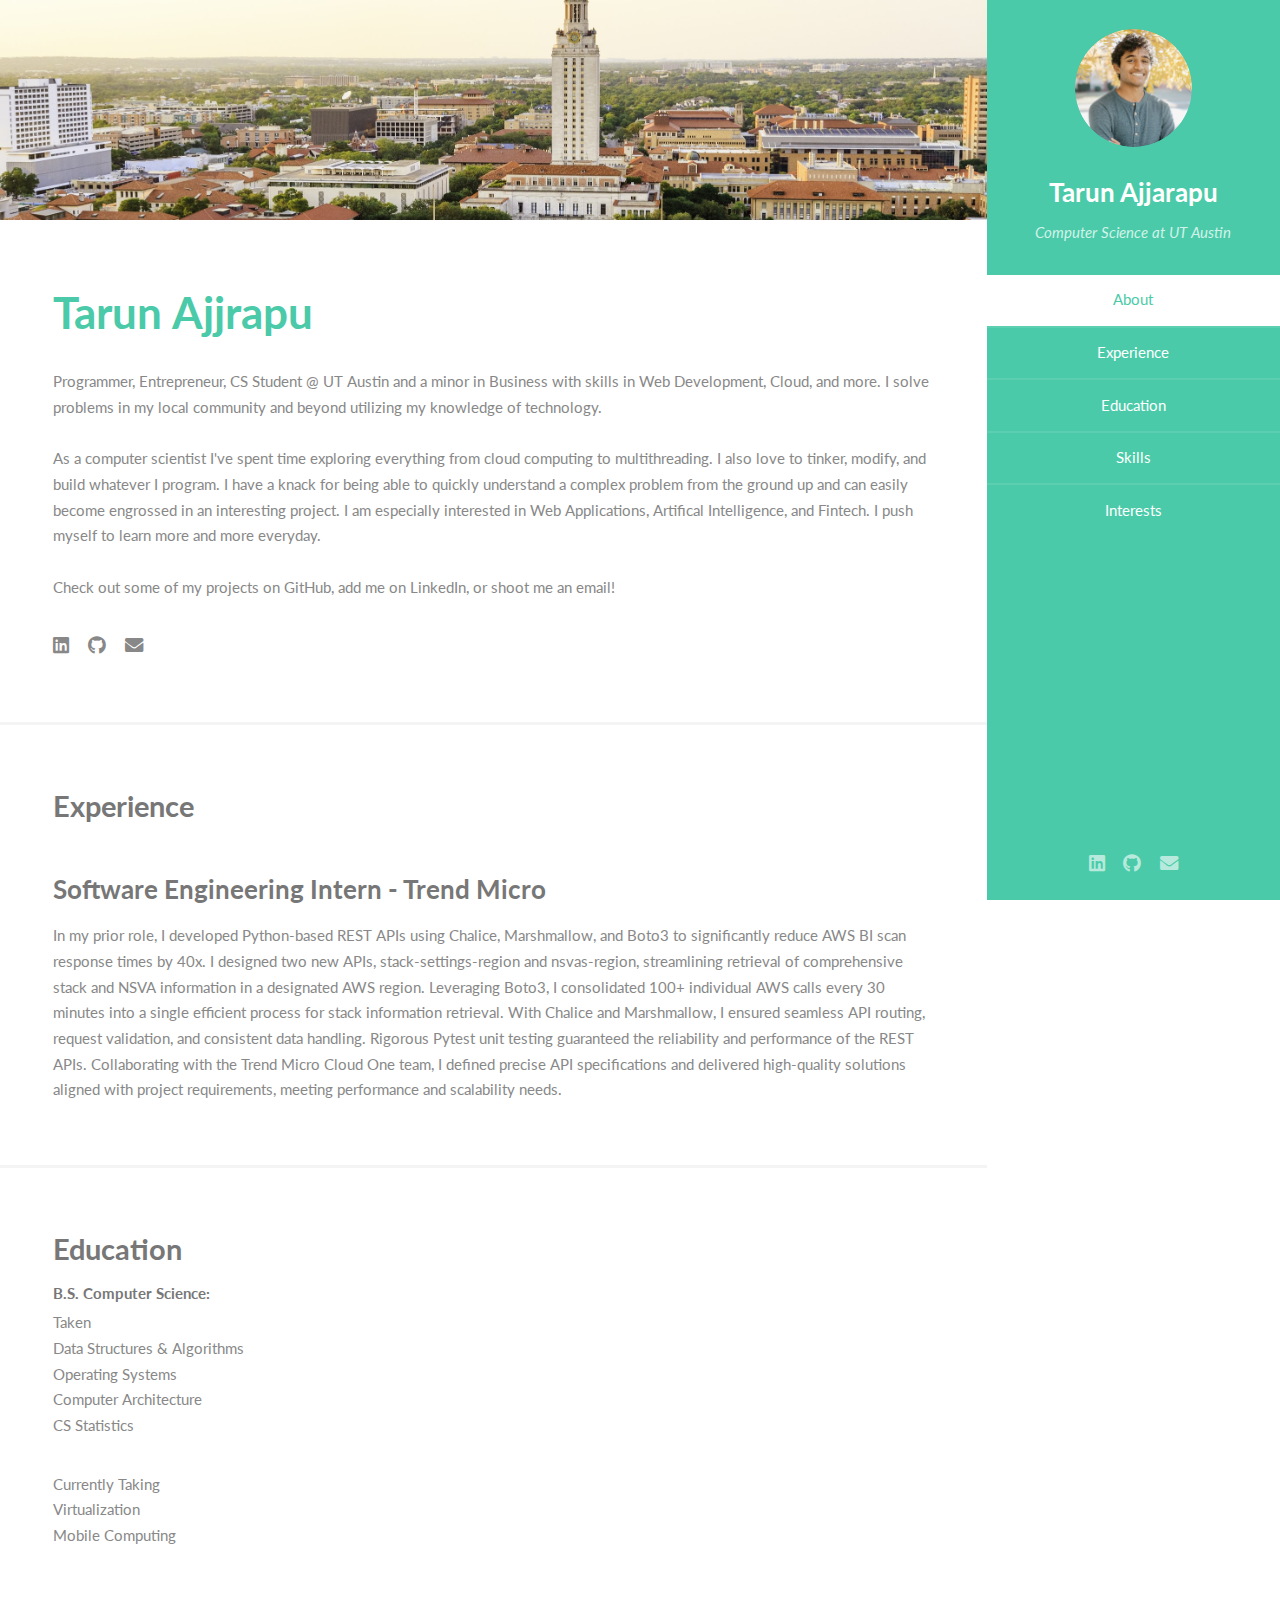
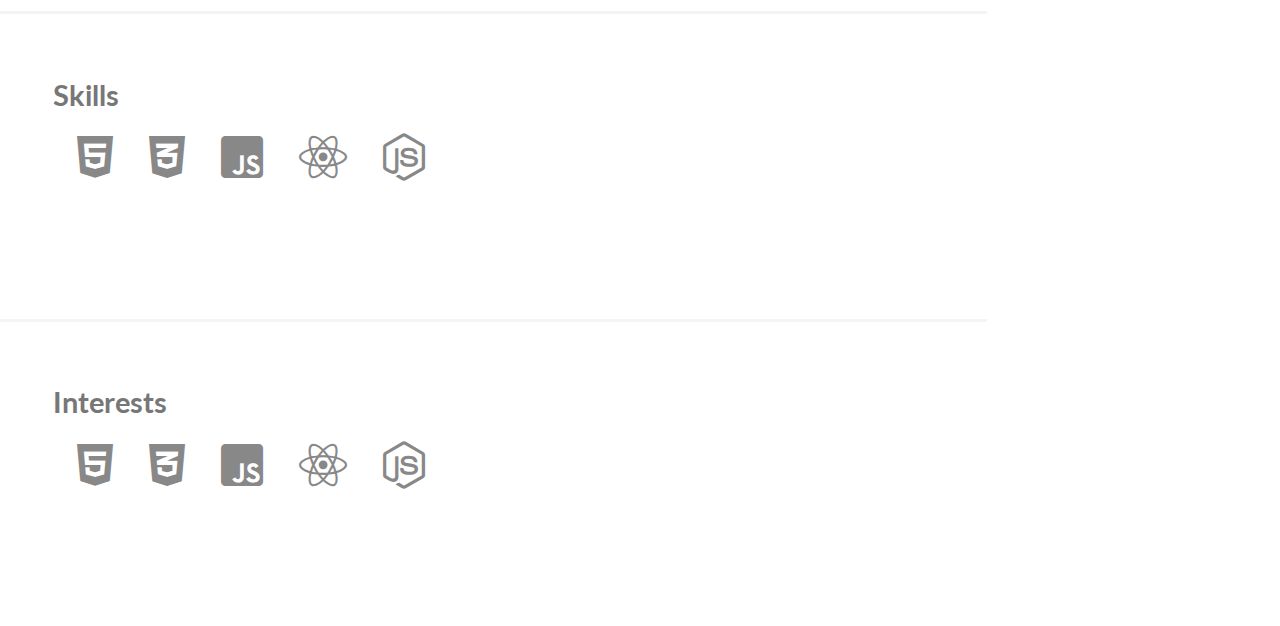
<file: html5up-read-only/index.html>
<!DOCTYPE HTML>
<html>
	<head>
		<title>Portfolio</title>
		<meta charset="utf-8" />
		<meta name="viewport" content="width=device-width, initial-scale=1, user-scalable=no" />
		<link rel="stylesheet" href="assets/css/main.css" />
	</head>
	<body class="is-preload">
			<section id="header">
				<header>
					<span class="image avatar"><img src="images/avatar.jpg" alt="" /></span>
					<h1 id="logo"><a href="#">Tarun Ajjarapu</a></h1>
					<p>Computer Science at UT Austin</p>
				</header>
				<nav id="nav">
					<ul>
						<li><a href="#one" class="active">About</a></li>
						<li><a href="#two">Experience</a></li>
						<li><a href="#three">Education</a></li>
						<li><a href="#four">Skills</a></li>
						<li><a href="#five">Interests</a></li>
					</ul>
				</nav>
				<footer>
					<ul class="icons">
						<li><a href="https://www.linkedin.com/in/tarunajj/" class="icon brands fa-linkedin"><span class="label">LinkedIn</span></a></li>
						<li><a href="https://github.com/tarunajjarapu" class="icon brands fa-github"><span class="label">Github</span></a></li>
						<li><a href="mailto: tarun.ajjarapu@utexas.edu" class="icon solid fa-envelope"><span class="label">Email</span></a></li>
					</ul>
				</footer>
			</section>
			<div id="wrapper">
					<div id="main">
							<section id="one">
								<div class="image main" data-position="center">
									<img src="images/banner.jpg" alt="" />
								</div>
								<div class="container">
									<header class="major">
										<h2>Tarun Ajjrapu</h2>
									</header>
									<p>Programmer, Entrepreneur, CS Student @ UT Austin and a minor in Business with skills in Web Development, Cloud, and more. I solve problems in my local community and beyond utilizing my knowledge of technology.</br></br>
										As a computer scientist I've spent time exploring everything from cloud computing to multithreading. I also love to tinker, modify, and build whatever I program. I have a knack for being able to quickly understand a complex problem from the ground up and can easily become engrossed in an interesting project. I am especially interested in Web Applications, Artifical Intelligence, and Fintech. I push myself to learn more and more everyday.</br></br>
										Check out some of my projects on GitHub, add me on LinkedIn, or shoot me an email!
									</p>
									<ul class="icons">
										<li><a href="https://www.linkedin.com/in/tarunajj/" class="icon brands fa-linkedin"><span class="label">LinkedIn</span></a></li>
										<li><a href="https://github.com/tarunajjarapu" class="icon brands fa-github"><span class="label">Github</span></a></li>
										<li><a href="mailto: tarun.ajjarapu@utexas.edu" class="icon solid fa-envelope"><span class="label">Email</span></a></li>
									</ul>
								</div>
							</section>
							<section id="two">
								<div class="container">
									<h2>Experience</h2> </br>
									<h3>Software Engineering Intern - Trend Micro</h3>
									<p>
										In my prior role, I developed Python-based REST APIs using Chalice, Marshmallow, and Boto3 to significantly reduce AWS BI scan response 
										times by 40x. I designed two new APIs, stack-settings-region and nsvas-region, streamlining retrieval of comprehensive stack and NSVA 
										information in a designated AWS region. Leveraging Boto3, I consolidated 100+ individual AWS calls every 30 minutes into a single 
										efficient process for stack information retrieval. With Chalice and Marshmallow, I ensured seamless API routing, request validation, 
										and consistent data handling. Rigorous Pytest unit testing guaranteed the reliability and performance of the REST APIs. Collaborating 
										with the Trend Micro Cloud One team, I defined precise API specifications and delivered high-quality solutions aligned with project 
										requirements, meeting performance and scalability needs.
									</p>
								</div>
							</section>
							<section id="three">
								<div class="container">
									<h2>Education</h2>
									<h1>B.S. Computer Science:</h1>
									<p>Taken</br> Data Structures & Algorithms</br> Operating Systems</br> Computer Architecture</br> CS Statistics</p>
									<p>Currently Taking</br> Virtualization</br> Mobile Computing</br>
									<h1></h1>
								</div>
							</section>
							<section id="four">
								<div class="container">
									<h2>Skills</h2>
									<ul class="list-inline skills-icons">
										<li class="list-skills"><i class="fab fab fa-html5"></i></li>
										<li class="list-skills"><i class="fab fa-css3-alt"></i></li>
										<li class="list-skills"><i class="fab fa-js-square"></i></li>
										<li class="list-skills"><i class="fab fa-react"></i></li>
										<li class="list-skills"><i class="fab fa-node-js"></i></li>
									</ul>
								</div>
							</section>
							<section id="five">
								<div class="container">
									<h2>Interests</h2>
									<ul class="list-inline skills-icons">
										<li class="list-skills"><i class="fab fab fa-html5"></i></li>
										<li class="list-skills"><i class="fab fa-css3-alt"></i></li>
										<li class="list-skills"><i class="fab fa-js-square"></i></li>
										<li class="list-skills"><i class="fab fa-react"></i></li>
										<li class="list-skills"><i class="fab fa-node-js"></i></li>
									</ul>
								</div>
							</section>

					</div>

			</div>

		<!-- Scripts -->
			<script src="assets/js/jquery.min.js"></script>
			<script src="assets/js/jquery.scrollex.min.js"></script>
			<script src="assets/js/jquery.scrolly.min.js"></script>
			<script src="assets/js/browser.min.js"></script>
			<script src="assets/js/breakpoints.min.js"></script>
			<script src="assets/js/util.js"></script>
			<script src="assets/js/main.js"></script>

	</body>
</html>
</file>
<file: html5up-read-only/assets/css/main.css>
@import url("fontawesome-all.min.css");
@import url("https://fonts.googleapis.com/css?family=Lato:400,400italic,700,700italic|Source+Code+Pro:400");

html, body, div, span, applet, object,
iframe, h1, h2, h3, h4, h5, h6, p, blockquote,
pre, a, abbr, acronym, address, big, cite,
code, del, dfn, em, img, ins, kbd, q, s, samp,
small, strike, strong, sub, sup, tt, var, b,
u, i, center, dl, dt, dd, ol, ul, li, fieldset,
form, label, legend, table, caption, tbody,
tfoot, thead, tr, th, td, article, aside,
canvas, details, embed, figure, figcaption,
footer, header, hgroup, menu, nav, output, ruby,
section, summary, time, mark, audio, video {
	margin: 0;
	padding: 0;
	border: 0;
	font-size: 100%;
	font: inherit;
	vertical-align: baseline;}

article, aside, details, figcaption, figure,
footer, header, hgroup, menu, nav, section {
	display: block;}

body {
	line-height: 1;
}

ol, ul {
	list-style: none;
}

blockquote, q {
	quotes: none;
}

	blockquote:before, blockquote:after, q:before, q:after {
		content: '';
		content: none;
	}

table {
	border-collapse: collapse;
	border-spacing: 0;
}

body {
	-webkit-text-size-adjust: none;
}

mark {
	background-color: transparent;
	color: inherit;
}

input::-moz-focus-inner {
	border: 0;
	padding: 0;
}

input, select, textarea {
	-moz-appearance: none;
	-webkit-appearance: none;
	-ms-appearance: none;
	appearance: none;
}

/* Basic */

	html {
		box-sizing: border-box;
	}

	*, *:before, *:after {
		box-sizing: inherit;
	}

	body {
		background: #fff;
	}

		body.is-preload *, body.is-preload *:before, body.is-preload *:after {
			-moz-animation: none !important;
			-webkit-animation: none !important;
			-ms-animation: none !important;
			animation: none !important;
			-moz-transition: none !important;
			-webkit-transition: none !important;
			-ms-transition: none !important;
			transition: none !important;
		}

	body, input, select, textarea {
		color: #888;
		font-family: "Lato", sans-serif;
		font-size: 16pt;
		font-weight: 400;
		line-height: 1.75em;
	}

	a {
		-moz-transition: color 0.2s ease-in-out, border-color 0.2s ease-in-out;
		-webkit-transition: color 0.2s ease-in-out, border-color 0.2s ease-in-out;
		-ms-transition: color 0.2s ease-in-out, border-color 0.2s ease-in-out;
		transition: color 0.2s ease-in-out, border-color 0.2s ease-in-out;
		border-bottom: solid 1px #e4e4e4;
		color: inherit;
		text-decoration: none;
	}

		a:hover {
			border-bottom-color: transparent;
			color: #4acaa8 !important;
		}

	strong, b {
		color: #777;
		font-weight: 700;
	}

	em, i {
		font-style: italic;
	}

	p {
		margin: 0 0 2.25em 0;
	}

	h1, h2, h3, h4, h5, h6 {
		color: #777;
		font-weight: 700;
		line-height: 1em;
		margin: 0 0 0.5625em 0;
	}

		h1 a, h2 a, h3 a, h4 a, h5 a, h6 a {
			border: 0;
			color: inherit;
			text-decoration: none;
		}

	h2 {
		font-size: 2em;
		line-height: 1.5em;
	}

	h3 {
		font-size: 1.75em;
		line-height: 1.5em;
	}

	h4 {
		font-size: 1.25em;
		line-height: 1.5em;
	}

	h5 {
		font-size: 0.9em;
		line-height: 1.5em;
	}

	h6 {
		font-size: 0.7em;
		line-height: 1.5em;
	}

	sub {
		font-size: 0.8em;
		position: relative;
		top: 0.5em;
	}

	sup {
		font-size: 0.8em;
		position: relative;
		top: -0.5em;
	}

	hr {
		border: 0;
		border-bottom: solid 2px #f4f4f4;
		margin: 2.25em 0;
	}

		hr.major {
			margin: 3.375em 0;
		}

	blockquote {
		border-left: solid 8px #e4e4e4;
		font-style: italic;
		margin: 0 0 2.25em 0;
		padding: 0.5em 0 0.5em 2em;
	}

	code {
		background: #555;
		border-radius: 5px;
		color: #fff;
		font-family: "Source Code Pro", monospace;
		font-size: 0.9em;
		margin: 0 0.25em;
		padding: 0.25em 0.65em;
	}

	pre {
		font-family: "Source Code Pro", monospace;
		font-size: 0.9em;
		margin: 0 0 2.25em 0;
	}

		pre code {
			-webkit-overflow-scrolling: touch;
			display: block;
			line-height: 1.5em;
			overflow-x: auto;
			padding: 1em 1.5em;
		}

	.align-left {
		text-align: left;
	}

	.align-center {
		text-align: center;
	}

	.align-right {
		text-align: right;
	}

	.skills-icons {
		font-size: 3rem;
	}

	.list-inline {
		padding-left: 0;
		list-style: none;
	}

	.list-skills {
		display: inline;
	}
/* Row */

	.row {
		display: flex;
		flex-wrap: wrap;
		box-sizing: border-box;
		align-items: stretch;
	}

		.row > * {
			box-sizing: border-box;
		}

		.row.gtr-uniform > * > :last-child {
			margin-bottom: 0;
		}

		.row.aln-left {
			justify-content: flex-start;
		}

		.row.aln-center {
			justify-content: center;
		}

		.row.aln-right {
			justify-content: flex-end;
		}

		.row.aln-top {
			align-items: flex-start;
		}

		.row.aln-middle {
			align-items: center;
		}

		.row.aln-bottom {
			align-items: flex-end;
		}

		.row > .imp {
			order: -1;
		}

		.row > .col-1 {
			width: 8.33333%;
		}

		.row > .off-1 {
			margin-left: 8.33333%;
		}

		.row > .col-2 {
			width: 16.66667%;
		}

		.row > .off-2 {
			margin-left: 16.66667%;
		}

		.row > .col-3 {
			width: 25%;
		}

		.row > .off-3 {
			margin-left: 25%;
		}

		.row > .col-4 {
			width: 33.33333%;
		}

		.row > .off-4 {
			margin-left: 33.33333%;
		}

		.row > .col-5 {
			width: 41.66667%;
		}

		.row > .off-5 {
			margin-left: 41.66667%;
		}

		.row > .col-6 {
			width: 50%;
		}

		.row > .off-6 {
			margin-left: 50%;
		}

		.row > .col-7 {
			width: 58.33333%;
		}

		.row > .off-7 {
			margin-left: 58.33333%;
		}

		.row > .col-8 {
			width: 66.66667%;
		}

		.row > .off-8 {
			margin-left: 66.66667%;
		}

		.row > .col-9 {
			width: 75%;
		}

		.row > .off-9 {
			margin-left: 75%;
		}

		.row > .col-10 {
			width: 83.33333%;
		}

		.row > .off-10 {
			margin-left: 83.33333%;
		}

		.row > .col-11 {
			width: 91.66667%;
		}

		.row > .off-11 {
			margin-left: 91.66667%;
		}

		.row > .col-12 {
			width: 100%;
		}

		.row > .off-12 {
			margin-left: 100%;
		}

		.row.gtr-0 {
			margin-top: 0;
			margin-left: 0em;
		}

			.row.gtr-0 > * {
				padding: 0 0 0 0em;
			}

			.row.gtr-0.gtr-uniform {
				margin-top: 0em;
			}

				.row.gtr-0.gtr-uniform > * {
					padding-top: 0em;
				}

		.row.gtr-25 {
			margin-top: 0;
			margin-left: -0.5em;
		}

			.row.gtr-25 > * {
				padding: 0 0 0 0.5em;
			}

			.row.gtr-25.gtr-uniform {
				margin-top: -0.5em;
			}

				.row.gtr-25.gtr-uniform > * {
					padding-top: 0.5em;
				}

		.row.gtr-50 {
			margin-top: 0;
			margin-left: -1em;
		}

			.row.gtr-50 > * {
				padding: 0 0 0 1em;
			}

			.row.gtr-50.gtr-uniform {
				margin-top: -1em;
			}

				.row.gtr-50.gtr-uniform > * {
					padding-top: 1em;
				}

		.row {
			margin-top: 0;
			margin-left: -2em;
		}

			.row > * {
				padding: 0 0 0 2em;
			}

			.row.gtr-uniform {
				margin-top: -2em;
			}

				.row.gtr-uniform > * {
					padding-top: 2em;
				}

		.row.gtr-150 {
			margin-top: 0;
			margin-left: -3em;
		}

			.row.gtr-150 > * {
				padding: 0 0 0 3em;
			}

			.row.gtr-150.gtr-uniform {
				margin-top: -3em;
			}

				.row.gtr-150.gtr-uniform > * {
					padding-top: 3em;
				}

		.row.gtr-200 {
			margin-top: 0;
			margin-left: -4em;
		}

			.row.gtr-200 > * {
				padding: 0 0 0 4em;
			}

			.row.gtr-200.gtr-uniform {
				margin-top: -4em;
			}

				.row.gtr-200.gtr-uniform > * {
					padding-top: 4em;
				}

		@media screen and (max-width: 1680px) {

			.row {
				display: flex;
				flex-wrap: wrap;
				box-sizing: border-box;
				align-items: stretch;
			}

				.row > * {
					box-sizing: border-box;
				}

				.row.gtr-uniform > * > :last-child {
					margin-bottom: 0;
				}

				.row.aln-left {
					justify-content: flex-start;
				}

				.row.aln-center {
					justify-content: center;
				}

				.row.aln-right {
					justify-content: flex-end;
				}

				.row.aln-top {
					align-items: flex-start;
				}

				.row.aln-middle {
					align-items: center;
				}

				.row.aln-bottom {
					align-items: flex-end;
				}

				.row > .imp-xlarge {
					order: -1;
				}

				.row > .col-1-xlarge {
					width: 8.33333%;
				}

				.row > .off-1-xlarge {
					margin-left: 8.33333%;
				}

				.row > .col-2-xlarge {
					width: 16.66667%;
				}

				.row > .off-2-xlarge {
					margin-left: 16.66667%;
				}

				.row > .col-3-xlarge {
					width: 25%;
				}

				.row > .off-3-xlarge {
					margin-left: 25%;
				}

				.row > .col-4-xlarge {
					width: 33.33333%;
				}

				.row > .off-4-xlarge {
					margin-left: 33.33333%;
				}

				.row > .col-5-xlarge {
					width: 41.66667%;
				}

				.row > .off-5-xlarge {
					margin-left: 41.66667%;
				}

				.row > .col-6-xlarge {
					width: 50%;
				}

				.row > .off-6-xlarge {
					margin-left: 50%;
				}

				.row > .col-7-xlarge {
					width: 58.33333%;
				}

				.row > .off-7-xlarge {
					margin-left: 58.33333%;
				}

				.row > .col-8-xlarge {
					width: 66.66667%;
				}

				.row > .off-8-xlarge {
					margin-left: 66.66667%;
				}

				.row > .col-9-xlarge {
					width: 75%;
				}

				.row > .off-9-xlarge {
					margin-left: 75%;
				}

				.row > .col-10-xlarge {
					width: 83.33333%;
				}

				.row > .off-10-xlarge {
					margin-left: 83.33333%;
				}

				.row > .col-11-xlarge {
					width: 91.66667%;
				}

				.row > .off-11-xlarge {
					margin-left: 91.66667%;
				}

				.row > .col-12-xlarge {
					width: 100%;
				}

				.row > .off-12-xlarge {
					margin-left: 100%;
				}

				.row.gtr-0 {
					margin-top: 0;
					margin-left: 0em;
				}

					.row.gtr-0 > * {
						padding: 0 0 0 0em;
					}

					.row.gtr-0.gtr-uniform {
						margin-top: 0em;
					}

						.row.gtr-0.gtr-uniform > * {
							padding-top: 0em;
						}

				.row.gtr-25 {
					margin-top: 0;
					margin-left: -0.5em;
				}

					.row.gtr-25 > * {
						padding: 0 0 0 0.5em;
					}

					.row.gtr-25.gtr-uniform {
						margin-top: -0.5em;
					}

						.row.gtr-25.gtr-uniform > * {
							padding-top: 0.5em;
						}

				.row.gtr-50 {
					margin-top: 0;
					margin-left: -1em;
				}

					.row.gtr-50 > * {
						padding: 0 0 0 1em;
					}

					.row.gtr-50.gtr-uniform {
						margin-top: -1em;
					}

						.row.gtr-50.gtr-uniform > * {
							padding-top: 1em;
						}

				.row {
					margin-top: 0;
					margin-left: -2em;
				}

					.row > * {
						padding: 0 0 0 2em;
					}

					.row.gtr-uniform {
						margin-top: -2em;
					}

						.row.gtr-uniform > * {
							padding-top: 2em;
						}

				.row.gtr-150 {
					margin-top: 0;
					margin-left: -3em;
				}

					.row.gtr-150 > * {
						padding: 0 0 0 3em;
					}

					.row.gtr-150.gtr-uniform {
						margin-top: -3em;
					}

						.row.gtr-150.gtr-uniform > * {
							padding-top: 3em;
						}

				.row.gtr-200 {
					margin-top: 0;
					margin-left: -4em;
				}

					.row.gtr-200 > * {
						padding: 0 0 0 4em;
					}

					.row.gtr-200.gtr-uniform {
						margin-top: -4em;
					}

						.row.gtr-200.gtr-uniform > * {
							padding-top: 4em;
						}

		}

		@media screen and (max-width: 1280px) {

			.row {
				display: flex;
				flex-wrap: wrap;
				box-sizing: border-box;
				align-items: stretch;
			}

				.row > * {
					box-sizing: border-box;
				}

				.row.gtr-uniform > * > :last-child {
					margin-bottom: 0;
				}

				.row.aln-left {
					justify-content: flex-start;
				}

				.row.aln-center {
					justify-content: center;
				}

				.row.aln-right {
					justify-content: flex-end;
				}

				.row.aln-top {
					align-items: flex-start;
				}

				.row.aln-middle {
					align-items: center;
				}

				.row.aln-bottom {
					align-items: flex-end;
				}

				.row > .imp-large {
					order: -1;
				}

				.row > .col-1-large {
					width: 8.33333%;
				}

				.row > .off-1-large {
					margin-left: 8.33333%;
				}

				.row > .col-2-large {
					width: 16.66667%;
				}

				.row > .off-2-large {
					margin-left: 16.66667%;
				}

				.row > .col-3-large {
					width: 25%;
				}

				.row > .off-3-large {
					margin-left: 25%;
				}

				.row > .col-4-large {
					width: 33.33333%;
				}

				.row > .off-4-large {
					margin-left: 33.33333%;
				}

				.row > .col-5-large {
					width: 41.66667%;
				}

				.row > .off-5-large {
					margin-left: 41.66667%;
				}

				.row > .col-6-large {
					width: 50%;
				}

				.row > .off-6-large {
					margin-left: 50%;
				}

				.row > .col-7-large {
					width: 58.33333%;
				}

				.row > .off-7-large {
					margin-left: 58.33333%;
				}

				.row > .col-8-large {
					width: 66.66667%;
				}

				.row > .off-8-large {
					margin-left: 66.66667%;
				}

				.row > .col-9-large {
					width: 75%;
				}

				.row > .off-9-large {
					margin-left: 75%;
				}

				.row > .col-10-large {
					width: 83.33333%;
				}

				.row > .off-10-large {
					margin-left: 83.33333%;
				}

				.row > .col-11-large {
					width: 91.66667%;
				}

				.row > .off-11-large {
					margin-left: 91.66667%;
				}

				.row > .col-12-large {
					width: 100%;
				}

				.row > .off-12-large {
					margin-left: 100%;
				}

				.row.gtr-0 {
					margin-top: 0;
					margin-left: 0em;
				}

					.row.gtr-0 > * {
						padding: 0 0 0 0em;
					}

					.row.gtr-0.gtr-uniform {
						margin-top: 0em;
					}

						.row.gtr-0.gtr-uniform > * {
							padding-top: 0em;
						}

				.row.gtr-25 {
					margin-top: 0;
					margin-left: -0.375em;
				}

					.row.gtr-25 > * {
						padding: 0 0 0 0.375em;
					}

					.row.gtr-25.gtr-uniform {
						margin-top: -0.375em;
					}

						.row.gtr-25.gtr-uniform > * {
							padding-top: 0.375em;
						}

				.row.gtr-50 {
					margin-top: 0;
					margin-left: -0.75em;
				}

					.row.gtr-50 > * {
						padding: 0 0 0 0.75em;
					}

					.row.gtr-50.gtr-uniform {
						margin-top: -0.75em;
					}

						.row.gtr-50.gtr-uniform > * {
							padding-top: 0.75em;
						}

				.row {
					margin-top: 0;
					margin-left: -1.5em;
				}

					.row > * {
						padding: 0 0 0 1.5em;
					}

					.row.gtr-uniform {
						margin-top: -1.5em;
					}

						.row.gtr-uniform > * {
							padding-top: 1.5em;
						}

				.row.gtr-150 {
					margin-top: 0;
					margin-left: -2.25em;
				}

					.row.gtr-150 > * {
						padding: 0 0 0 2.25em;
					}

					.row.gtr-150.gtr-uniform {
						margin-top: -2.25em;
					}

						.row.gtr-150.gtr-uniform > * {
							padding-top: 2.25em;
						}

				.row.gtr-200 {
					margin-top: 0;
					margin-left: -3em;
				}

					.row.gtr-200 > * {
						padding: 0 0 0 3em;
					}

					.row.gtr-200.gtr-uniform {
						margin-top: -3em;
					}

						.row.gtr-200.gtr-uniform > * {
							padding-top: 3em;
						}

		}

		@media screen and (max-width: 1024px) {

			.row {
				display: flex;
				flex-wrap: wrap;
				box-sizing: border-box;
				align-items: stretch;
			}

				.row > * {
					box-sizing: border-box;
				}

				.row.gtr-uniform > * > :last-child {
					margin-bottom: 0;
				}

				.row.aln-left {
					justify-content: flex-start;
				}

				.row.aln-center {
					justify-content: center;
				}

				.row.aln-right {
					justify-content: flex-end;
				}

				.row.aln-top {
					align-items: flex-start;
				}

				.row.aln-middle {
					align-items: center;
				}

				.row.aln-bottom {
					align-items: flex-end;
				}

				.row > .imp-medium {
					order: -1;
				}

				.row > .col-1-medium {
					width: 8.33333%;
				}

				.row > .off-1-medium {
					margin-left: 8.33333%;
				}

				.row > .col-2-medium {
					width: 16.66667%;
				}

				.row > .off-2-medium {
					margin-left: 16.66667%;
				}

				.row > .col-3-medium {
					width: 25%;
				}

				.row > .off-3-medium {
					margin-left: 25%;
				}

				.row > .col-4-medium {
					width: 33.33333%;
				}

				.row > .off-4-medium {
					margin-left: 33.33333%;
				}

				.row > .col-5-medium {
					width: 41.66667%;
				}

				.row > .off-5-medium {
					margin-left: 41.66667%;
				}

				.row > .col-6-medium {
					width: 50%;
				}

				.row > .off-6-medium {
					margin-left: 50%;
				}

				.row > .col-7-medium {
					width: 58.33333%;
				}

				.row > .off-7-medium {
					margin-left: 58.33333%;
				}

				.row > .col-8-medium {
					width: 66.66667%;
				}

				.row > .off-8-medium {
					margin-left: 66.66667%;
				}

				.row > .col-9-medium {
					width: 75%;
				}

				.row > .off-9-medium {
					margin-left: 75%;
				}

				.row > .col-10-medium {
					width: 83.33333%;
				}

				.row > .off-10-medium {
					margin-left: 83.33333%;
				}

				.row > .col-11-medium {
					width: 91.66667%;
				}

				.row > .off-11-medium {
					margin-left: 91.66667%;
				}

				.row > .col-12-medium {
					width: 100%;
				}

				.row > .off-12-medium {
					margin-left: 100%;
				}

				.row.gtr-0 {
					margin-top: 0;
					margin-left: 0em;
				}

					.row.gtr-0 > * {
						padding: 0 0 0 0em;
					}

					.row.gtr-0.gtr-uniform {
						margin-top: 0em;
					}

						.row.gtr-0.gtr-uniform > * {
							padding-top: 0em;
						}

				.row.gtr-25 {
					margin-top: 0;
					margin-left: -0.375em;
				}

					.row.gtr-25 > * {
						padding: 0 0 0 0.375em;
					}

					.row.gtr-25.gtr-uniform {
						margin-top: -0.375em;
					}

						.row.gtr-25.gtr-uniform > * {
							padding-top: 0.375em;
						}

				.row.gtr-50 {
					margin-top: 0;
					margin-left: -0.75em;
				}

					.row.gtr-50 > * {
						padding: 0 0 0 0.75em;
					}

					.row.gtr-50.gtr-uniform {
						margin-top: -0.75em;
					}

						.row.gtr-50.gtr-uniform > * {
							padding-top: 0.75em;
						}

				.row {
					margin-top: 0;
					margin-left: -1.5em;
				}

					.row > * {
						padding: 0 0 0 1.5em;
					}

					.row.gtr-uniform {
						margin-top: -1.5em;
					}

						.row.gtr-uniform > * {
							padding-top: 1.5em;
						}

				.row.gtr-150 {
					margin-top: 0;
					margin-left: -2.25em;
				}

					.row.gtr-150 > * {
						padding: 0 0 0 2.25em;
					}

					.row.gtr-150.gtr-uniform {
						margin-top: -2.25em;
					}

						.row.gtr-150.gtr-uniform > * {
							padding-top: 2.25em;
						}

				.row.gtr-200 {
					margin-top: 0;
					margin-left: -3em;
				}

					.row.gtr-200 > * {
						padding: 0 0 0 3em;
					}

					.row.gtr-200.gtr-uniform {
						margin-top: -3em;
					}

						.row.gtr-200.gtr-uniform > * {
							padding-top: 3em;
						}

		}

		@media screen and (max-width: 736px) {

			.row {
				display: flex;
				flex-wrap: wrap;
				box-sizing: border-box;
				align-items: stretch;
			}

				.row > * {
					box-sizing: border-box;
				}

				.row.gtr-uniform > * > :last-child {
					margin-bottom: 0;
				}

				.row.aln-left {
					justify-content: flex-start;
				}

				.row.aln-center {
					justify-content: center;
				}

				.row.aln-right {
					justify-content: flex-end;
				}

				.row.aln-top {
					align-items: flex-start;
				}

				.row.aln-middle {
					align-items: center;
				}

				.row.aln-bottom {
					align-items: flex-end;
				}

				.row > .imp-small {
					order: -1;
				}

				.row > .col-1-small {
					width: 8.33333%;
				}

				.row > .off-1-small {
					margin-left: 8.33333%;
				}

				.row > .col-2-small {
					width: 16.66667%;
				}

				.row > .off-2-small {
					margin-left: 16.66667%;
				}

				.row > .col-3-small {
					width: 25%;
				}

				.row > .off-3-small {
					margin-left: 25%;
				}

				.row > .col-4-small {
					width: 33.33333%;
				}

				.row > .off-4-small {
					margin-left: 33.33333%;
				}

				.row > .col-5-small {
					width: 41.66667%;
				}

				.row > .off-5-small {
					margin-left: 41.66667%;
				}

				.row > .col-6-small {
					width: 50%;
				}

				.row > .off-6-small {
					margin-left: 50%;
				}

				.row > .col-7-small {
					width: 58.33333%;
				}

				.row > .off-7-small {
					margin-left: 58.33333%;
				}

				.row > .col-8-small {
					width: 66.66667%;
				}

				.row > .off-8-small {
					margin-left: 66.66667%;
				}

				.row > .col-9-small {
					width: 75%;
				}

				.row > .off-9-small {
					margin-left: 75%;
				}

				.row > .col-10-small {
					width: 83.33333%;
				}

				.row > .off-10-small {
					margin-left: 83.33333%;
				}

				.row > .col-11-small {
					width: 91.66667%;
				}

				.row > .off-11-small {
					margin-left: 91.66667%;
				}

				.row > .col-12-small {
					width: 100%;
				}

				.row > .off-12-small {
					margin-left: 100%;
				}

				.row.gtr-0 {
					margin-top: 0;
					margin-left: 0em;
				}

					.row.gtr-0 > * {
						padding: 0 0 0 0em;
					}

					.row.gtr-0.gtr-uniform {
						margin-top: 0em;
					}

						.row.gtr-0.gtr-uniform > * {
							padding-top: 0em;
						}

				.row.gtr-25 {
					margin-top: 0;
					margin-left: -0.3125em;
				}

					.row.gtr-25 > * {
						padding: 0 0 0 0.3125em;
					}

					.row.gtr-25.gtr-uniform {
						margin-top: -0.3125em;
					}

						.row.gtr-25.gtr-uniform > * {
							padding-top: 0.3125em;
						}

				.row.gtr-50 {
					margin-top: 0;
					margin-left: -0.625em;
				}

					.row.gtr-50 > * {
						padding: 0 0 0 0.625em;
					}

					.row.gtr-50.gtr-uniform {
						margin-top: -0.625em;
					}

						.row.gtr-50.gtr-uniform > * {
							padding-top: 0.625em;
						}

				.row {
					margin-top: 0;
					margin-left: -1.25em;
				}

					.row > * {
						padding: 0 0 0 1.25em;
					}

					.row.gtr-uniform {
						margin-top: -1.25em;
					}

						.row.gtr-uniform > * {
							padding-top: 1.25em;
						}

				.row.gtr-150 {
					margin-top: 0;
					margin-left: -1.875em;
				}

					.row.gtr-150 > * {
						padding: 0 0 0 1.875em;
					}

					.row.gtr-150.gtr-uniform {
						margin-top: -1.875em;
					}

						.row.gtr-150.gtr-uniform > * {
							padding-top: 1.875em;
						}

				.row.gtr-200 {
					margin-top: 0;
					margin-left: -2.5em;
				}

					.row.gtr-200 > * {
						padding: 0 0 0 2.5em;
					}

					.row.gtr-200.gtr-uniform {
						margin-top: -2.5em;
					}

						.row.gtr-200.gtr-uniform > * {
							padding-top: 2.5em;
						}

		}

		@media screen and (max-width: 480px) {

			.row {
				display: flex;
				flex-wrap: wrap;
				box-sizing: border-box;
				align-items: stretch;
			}

				.row > * {
					box-sizing: border-box;
				}

				.row.gtr-uniform > * > :last-child {
					margin-bottom: 0;
				}

				.row.aln-left {
					justify-content: flex-start;
				}

				.row.aln-center {
					justify-content: center;
				}

				.row.aln-right {
					justify-content: flex-end;
				}

				.row.aln-top {
					align-items: flex-start;
				}

				.row.aln-middle {
					align-items: center;
				}

				.row.aln-bottom {
					align-items: flex-end;
				}

				.row > .imp-xsmall {
					order: -1;
				}

				.row > .col-1-xsmall {
					width: 8.33333%;
				}

				.row > .off-1-xsmall {
					margin-left: 8.33333%;
				}

				.row > .col-2-xsmall {
					width: 16.66667%;
				}

				.row > .off-2-xsmall {
					margin-left: 16.66667%;
				}

				.row > .col-3-xsmall {
					width: 25%;
				}

				.row > .off-3-xsmall {
					margin-left: 25%;
				}

				.row > .col-4-xsmall {
					width: 33.33333%;
				}

				.row > .off-4-xsmall {
					margin-left: 33.33333%;
				}

				.row > .col-5-xsmall {
					width: 41.66667%;
				}

				.row > .off-5-xsmall {
					margin-left: 41.66667%;
				}

				.row > .col-6-xsmall {
					width: 50%;
				}

				.row > .off-6-xsmall {
					margin-left: 50%;
				}

				.row > .col-7-xsmall {
					width: 58.33333%;
				}

				.row > .off-7-xsmall {
					margin-left: 58.33333%;
				}

				.row > .col-8-xsmall {
					width: 66.66667%;
				}

				.row > .off-8-xsmall {
					margin-left: 66.66667%;
				}

				.row > .col-9-xsmall {
					width: 75%;
				}

				.row > .off-9-xsmall {
					margin-left: 75%;
				}

				.row > .col-10-xsmall {
					width: 83.33333%;
				}

				.row > .off-10-xsmall {
					margin-left: 83.33333%;
				}

				.row > .col-11-xsmall {
					width: 91.66667%;
				}

				.row > .off-11-xsmall {
					margin-left: 91.66667%;
				}

				.row > .col-12-xsmall {
					width: 100%;
				}

				.row > .off-12-xsmall {
					margin-left: 100%;
				}

				.row.gtr-0 {
					margin-top: 0;
					margin-left: 0em;
				}

					.row.gtr-0 > * {
						padding: 0 0 0 0em;
					}

					.row.gtr-0.gtr-uniform {
						margin-top: 0em;
					}

						.row.gtr-0.gtr-uniform > * {
							padding-top: 0em;
						}

				.row.gtr-25 {
					margin-top: 0;
					margin-left: -0.3125em;
				}

					.row.gtr-25 > * {
						padding: 0 0 0 0.3125em;
					}

					.row.gtr-25.gtr-uniform {
						margin-top: -0.3125em;
					}

						.row.gtr-25.gtr-uniform > * {
							padding-top: 0.3125em;
						}

				.row.gtr-50 {
					margin-top: 0;
					margin-left: -0.625em;
				}

					.row.gtr-50 > * {
						padding: 0 0 0 0.625em;
					}

					.row.gtr-50.gtr-uniform {
						margin-top: -0.625em;
					}

						.row.gtr-50.gtr-uniform > * {
							padding-top: 0.625em;
						}

				.row {
					margin-top: 0;
					margin-left: -1.25em;
				}

					.row > * {
						padding: 0 0 0 1.25em;
					}

					.row.gtr-uniform {
						margin-top: -1.25em;
					}

						.row.gtr-uniform > * {
							padding-top: 1.25em;
						}

				.row.gtr-150 {
					margin-top: 0;
					margin-left: -1.875em;
				}

					.row.gtr-150 > * {
						padding: 0 0 0 1.875em;
					}

					.row.gtr-150.gtr-uniform {
						margin-top: -1.875em;
					}

						.row.gtr-150.gtr-uniform > * {
							padding-top: 1.875em;
						}

				.row.gtr-200 {
					margin-top: 0;
					margin-left: -2.5em;
				}

					.row.gtr-200 > * {
						padding: 0 0 0 2.5em;
					}

					.row.gtr-200.gtr-uniform {
						margin-top: -2.5em;
					}

						.row.gtr-200.gtr-uniform > * {
							padding-top: 2.5em;
						}

		}

/* Container */

	.container {
		margin: 0 auto;
		max-width: calc(100% - 4.5em);
		width: 60em;
	}

		.container.xsmall {
			width: 11.25em;
		}

		.container.small {
			width: 22.5em;
		}

		.container.medium {
			width: 33.75em;
		}

		.container.large {
			width: 56.25em;
		}

		.container.xlarge {
			width: 67.5em;
		}

		.container.max {
			width: 100%;
		}

		@media screen and (max-width: 1024px) {

			.container {
				width: 100% !important;
			}

		}

		@media screen and (max-width: 480px) {

			.container {
				max-width: calc(100% - 3.375em);
			}

		}

/* Section/Article */

	section.special, article.special {
		text-align: center;
	}

	header p {
		color: #aaa;
		position: relative;
		margin: 0 0 1.6875em 0;
	}

	header h2 + p {
		font-size: 1.25em;
		margin-top: -0.5em;
		line-height: 1.5em;
	}

	header h3 + p {
		font-size: 1.1em;
		margin-top: -0.35em;
		line-height: 1.5em;
	}

	header h4 + p,
	header h5 + p,
	header h6 + p {
		font-size: 0.9em;
		margin-top: -0.25em;
		line-height: 1.5em;
	}

	header.major h2 {
		color: #4acaa8;
		font-size: 3em;
	}

		header.major h2 + p {
			color: #777;
			font-size: 1.75em;
			font-weight: 700;
			margin-top: -0.75em;
		}

/* Form */

	form {
		margin: 0 0 2.25em 0;
	}

	label {
		color: #777;
		display: block;
		font-size: 0.9em;
		font-weight: 700;
		margin: 0 0 1.125em 0;
	}

	input::-moz-focus-inner {
		border: 0;
		padding: 0;
	}

	input[type="text"],
	input[type="password"],
	input[type="email"],
	select,
	textarea {
		-moz-appearance: none;
		-webkit-appearance: none;
		-ms-appearance: none;
		appearance: none;
		border-radius: 5px;
		border: none;
		border: solid 2px #e4e4e4;
		color: inherit;
		display: block;
		outline: 0;
		padding: 0 1em;
		text-decoration: none;
		width: 100%;
	}

		input[type="text"]:invalid,
		input[type="password"]:invalid,
		input[type="email"]:invalid,
		select:invalid,
		textarea:invalid {
			box-shadow: none;
		}

		input[type="text"]:focus,
		input[type="password"]:focus,
		input[type="email"]:focus,
		select:focus,
		textarea:focus {
			border-color: #4acaa8;
		}

	select {
		background-image: url("data:image/svg+xml;charset=utf8,%3Csvg xmlns='http://www.w3.org/2000/svg' width='40' height='40' preserveAspectRatio='none' viewBox='0 0 40 40'%3E%3Cpath d='M9.4,12.3l10.4,10.4l10.4-10.4c0.2-0.2,0.5-0.4,0.9-0.4c0.3,0,0.6,0.1,0.9,0.4l3.3,3.3c0.2,0.2,0.4,0.5,0.4,0.9 c0,0.4-0.1,0.6-0.4,0.9L20.7,31.9c-0.2,0.2-0.5,0.4-0.9,0.4c-0.3,0-0.6-0.1-0.9-0.4L4.3,17.3c-0.2-0.2-0.4-0.5-0.4-0.9 c0-0.4,0.1-0.6,0.4-0.9l3.3-3.3c0.2-0.2,0.5-0.4,0.9-0.4S9.1,12.1,9.4,12.3z' fill='%23e4e4e4' /%3E%3C/svg%3E");
		background-size: 1.25em;
		background-repeat: no-repeat;
		background-position: calc(100% - 1em) center;
		height: 2.75em;
		padding-right: 2.75em;
		text-overflow: ellipsis;
	}

		select option {
			color: #777;
			background: #fff;
		}

		select:focus::-ms-value {
			background-color: transparent;
		}

		select::-ms-expand {
			display: none;
		}

	input[type="text"],
	input[type="password"],
	input[type="email"],
	select {
		height: 2.75em;
	}

	textarea {
		padding: 0.75em 1em;
	}

	input[type="checkbox"],
	input[type="radio"] {
		-moz-appearance: none;
		-webkit-appearance: none;
		-ms-appearance: none;
		appearance: none;
		display: block;
		float: left;
		margin-right: -2em;
		opacity: 0;
		width: 1em;
		z-index: -1;
	}

		input[type="checkbox"] + label,
		input[type="radio"] + label {
			text-decoration: none;
			color: #888;
			cursor: pointer;
			display: inline-block;
			font-size: 1em;
			font-weight: 400;
			padding-left: 2.4em;
			padding-right: 0.75em;
			position: relative;
		}

			input[type="checkbox"] + label:before,
			input[type="radio"] + label:before {
				-moz-osx-font-smoothing: grayscale;
				-webkit-font-smoothing: antialiased;
				display: inline-block;
				font-style: normal;
				font-variant: normal;
				text-rendering: auto;
				line-height: 1;
				text-transform: none !important;
				font-family: 'Font Awesome 5 Free';
				font-weight: 900;
			}

			input[type="checkbox"] + label:before,
			input[type="radio"] + label:before {
				background: #fafafa;
				border-radius: 5px;
				border: solid 2px #e4e4e4;
				content: '';
				display: inline-block;
				font-size: 0.8em;
				height: 2.0625em;
				left: 0;
				line-height: 2.0625em;
				position: absolute;
				text-align: center;
				top: 0;
				width: 2.0625em;
			}

		input[type="checkbox"]:checked + label:before,
		input[type="radio"]:checked + label:before {
			background: #989898;
			border-color: #989898;
			color: #ffffff;
			content: '\f00c';
		}

		input[type="checkbox"]:focus + label:before,
		input[type="radio"]:focus + label:before {
			border-color: #4acaa8;
		}

	input[type="checkbox"] + label:before {
		border-radius: 5px;
	}

	input[type="radio"] + label:before {
		border-radius: 100%;
	}

	::-webkit-input-placeholder {
		color: #aaa !important;
		font-style: italic;
		opacity: 1.0;
	}

	:-moz-placeholder {
		color: #aaa !important;
		font-style: italic;
		opacity: 1.0;
	}

	::-moz-placeholder {
		color: #aaa !important;
		font-style: italic;
		opacity: 1.0;
	}

	:-ms-input-placeholder {
		color: #aaa !important;
		font-style: italic;
		opacity: 1.0;
	}

/* Box */

	.box {
		border-radius: 5px;
		border: solid 2px #e4e4e4;
		margin-bottom: 2.25em;
		padding: 1.5em;
	}

		.box > :last-child,
		.box > :last-child > :last-child,
		.box > :last-child > :last-child > :last-child {
			margin-bottom: 0;
		}

		.box.alt {
			border: 0;
			border-radius: 0;
			padding: 0;
		}

/* Icon */

	.icon {
		text-decoration: none;
		border-bottom: none;
		position: relative;
	}

		.icon:before {
			-moz-osx-font-smoothing: grayscale;
			-webkit-font-smoothing: antialiased;
			display: inline-block;
			font-style: normal;
			font-variant: normal;
			text-rendering: auto;
			line-height: 1;
			text-transform: none !important;
			font-family: 'Font Awesome 5 Free';
			font-weight: 400;
		}

		.icon > .label {
			display: none;
		}

		.icon:before {
			line-height: inherit;
		}

		.icon.solid:before {
			font-weight: 900;
		}

		.icon.brands:before {
			font-family: 'Font Awesome 5 Brands';
		}

/* Image */

	.image {
		border-radius: 5px;
		border: 0;
		display: inline-block;
		position: relative;
	}

		.image[data-position] img {
			-moz-object-fit: cover;
			-webkit-object-fit: cover;
			-ms-object-fit: cover;
			object-fit: cover;
			display: block;
			position: absolute;
			top: 0;
			left: 0;
			width: 100%;
			height: 100%;
		}

		.image[data-position="top left"] img {
			-moz-object-position: top left;
			-webkit-object-position: top left;
			-ms-object-position: top left;
			object-position: top left;
		}

		.image[data-position="top"] img {
			-moz-object-position: top;
			-webkit-object-position: top;
			-ms-object-position: top;
			object-position: top;
		}

		.image[data-position="top right"] img {
			-moz-object-position: top right;
			-webkit-object-position: top right;
			-ms-object-position: top right;
			object-position: top right;
		}

		.image[data-position="right"] img {
			-moz-object-position: right;
			-webkit-object-position: right;
			-ms-object-position: right;
			object-position: right;
		}

		.image[data-position="bottom right"] img {
			-moz-object-position: bottom right;
			-webkit-object-position: bottom right;
			-ms-object-position: bottom right;
			object-position: bottom right;
		}

		.image[data-position="bottom"] img {
			-moz-object-position: bottom;
			-webkit-object-position: bottom;
			-ms-object-position: bottom;
			object-position: bottom;
		}

		.image[data-position="bottom left"] img {
			-moz-object-position: bottom left;
			-webkit-object-position: bottom left;
			-ms-object-position: bottom left;
			object-position: bottom left;
		}

		.image[data-position="left"] img {
			-moz-object-position: left;
			-webkit-object-position: left;
			-ms-object-position: left;
			object-position: left;
		}

		.image[data-position="center"] img {
			-moz-object-position: center;
			-webkit-object-position: center;
			-ms-object-position: center;
			object-position: center;
		}

		.image[data-position="25% 25%"] img {
			-moz-object-position: 25% 25%;
			-webkit-object-position: 25% 25%;
			-ms-object-position: 25% 25%;
			object-position: 25% 25%;
		}

		.image[data-position="75% 25%"] img {
			-moz-object-position: 75% 25%;
			-webkit-object-position: 75% 25%;
			-ms-object-position: 75% 25%;
			object-position: 75% 25%;
		}

		.image[data-position="75% 75%"] img {
			-moz-object-position: 75% 75%;
			-webkit-object-position: 75% 75%;
			-ms-object-position: 75% 75%;
			object-position: 75% 75%;
		}

		.image[data-position="25% 75%"] img {
			-moz-object-position: 25% 75%;
			-webkit-object-position: 25% 75%;
			-ms-object-position: 25% 75%;
			object-position: 25% 75%;
		}

		.image img {
			border-radius: 5px;
			display: block;
		}

		.image.left {
			float: left;
			margin: 0 2.5em 2em 0;
			top: 0.25em;
		}

		.image.right {
			float: right;
			margin: 0 0 2em 2.5em;
			top: 0.25em;
		}

		.image.fit {
			display: block;
			margin: 0 0 2.25em 0;
			width: 100%;
		}

			.image.fit img {
				display: block;
				width: 100%;
			}

		.image.avatar {
			border-radius: 100%;
			overflow: hidden;
		}

			.image.avatar img {
				border-radius: 100%;
				display: block;
				width: 100%;
			}

		.image.main {
			display: block;
			height: 15em;
			border-radius: 0;
		}

			.image.main img {
				border-radius: 0;
			}

/* List */

	ol {
		list-style: decimal;
		margin: 0 0 2.25em 0;
		padding-left: 1.25em;
	}

		ol li {
			padding-left: 0.25em;
		}

	ul {
		list-style: disc;
		margin: 0 0 2.25em 0;
		padding-left: 1em;
	}

		ul li {
			padding-left: 0.5em;
		}

		ul.alt {
			list-style: none;
			padding-left: 0;
		}

			ul.alt li {
				border-top: solid 2px #f4f4f4;
				padding: 0.5em 0;
			}

				ul.alt li:first-child {
					border-top: 0;
					padding-top: 0;
				}

	dl {
		margin: 0 0 2.25em 0;
	}

/* Actions */

	ul.actions {
		display: -moz-flex;
		display: -webkit-flex;
		display: -ms-flex;
		display: flex;
		cursor: default;
		list-style: none;
		margin-left: -1.125em;
		padding-left: 0;
	}

		ul.actions li {
			padding: 0 0 0 1.125em;
			vertical-align: middle;
		}

		ul.actions.special {
			-moz-justify-content: center;
			-webkit-justify-content: center;
			-ms-justify-content: center;
			justify-content: center;
			width: 100%;
			margin-left: 0;
		}

			ul.actions.special li:first-child {
				padding-left: 0;
			}

		ul.actions.stacked {
			-moz-flex-direction: column;
			-webkit-flex-direction: column;
			-ms-flex-direction: column;
			flex-direction: column;
			margin-left: 0;
		}

			ul.actions.stacked li {
				padding: 1.125em 0 0 0;
			}

				ul.actions.stacked li:first-child {
					padding-top: 0;
				}

		ul.actions.fit {
			width: calc(100% + 1.125em);
		}

			ul.actions.fit li {
				-moz-flex-grow: 1;
				-webkit-flex-grow: 1;
				-ms-flex-grow: 1;
				flex-grow: 1;
				-moz-flex-shrink: 1;
				-webkit-flex-shrink: 1;
				-ms-flex-shrink: 1;
				flex-shrink: 1;
				width: 100%;
			}

				ul.actions.fit li > * {
					width: 100%;
				}

			ul.actions.fit.stacked {
				width: 100%;
			}

		@media screen and (max-width: 480px) {

			ul.actions:not(.fixed) {
				-moz-flex-direction: column;
				-webkit-flex-direction: column;
				-ms-flex-direction: column;
				flex-direction: column;
				margin-left: 0;
				width: 100% !important;
			}

				ul.actions:not(.fixed) li {
					-moz-flex-grow: 1;
					-webkit-flex-grow: 1;
					-ms-flex-grow: 1;
					flex-grow: 1;
					-moz-flex-shrink: 1;
					-webkit-flex-shrink: 1;
					-ms-flex-shrink: 1;
					flex-shrink: 1;
					padding: 1.125em 0 0 0;
					text-align: center;
					width: 100%;
				}

					ul.actions:not(.fixed) li > * {
						width: 100%;
					}

					ul.actions:not(.fixed) li:first-child {
						padding-top: 0;
					}

					ul.actions:not(.fixed) li input[type="submit"],
					ul.actions:not(.fixed) li input[type="reset"],
					ul.actions:not(.fixed) li input[type="button"],
					ul.actions:not(.fixed) li button,
					ul.actions:not(.fixed) li .button {
						width: 100%;
					}

						ul.actions:not(.fixed) li input[type="submit"].icon:before,
						ul.actions:not(.fixed) li input[type="reset"].icon:before,
						ul.actions:not(.fixed) li input[type="button"].icon:before,
						ul.actions:not(.fixed) li button.icon:before,
						ul.actions:not(.fixed) li .button.icon:before {
							margin-left: -0.5rem;
						}

		}

/* Feature Icons */

	ul.feature-icons {
		list-style: none;
		padding-left: 0;
	}

		ul.feature-icons li {
			text-decoration: none;
			display: inline-block;
			margin: 0 0 1.6875em 0;
			padding: 0.35em 0 0 3.5em;
			position: relative;
			vertical-align: top;
			width: 48%;
		}

			ul.feature-icons li:before {
				-moz-osx-font-smoothing: grayscale;
				-webkit-font-smoothing: antialiased;
				display: inline-block;
				font-style: normal;
				font-variant: normal;
				text-rendering: auto;
				line-height: 1;
				text-transform: none !important;
				font-family: 'Font Awesome 5 Free';
				font-weight: 400;
			}

			ul.feature-icons li:before {
				background: #4acaa8;
				border-radius: 100%;
				color: #ffffff;
				display: block;
				height: 2.5em;
				left: 0;
				line-height: 2.5em;
				position: absolute;
				text-align: center;
				top: 0;
				width: 2.5em;
			}

/* Icons */

	ul.icons {
		cursor: default;
		list-style: none;
		padding-left: 0;
	}

		ul.icons li {
			display: inline-block;
			padding: 0 1em 0 0;
		}

			ul.icons li:last-child {
				padding-right: 0 !important;
			}

			ul.icons li .icon:before {
				font-size: 1.25em;
			}

/* Table */

	.table-wrapper {
		-webkit-overflow-scrolling: touch;
		overflow-x: auto;
	}

	table {
		margin: 0 0 2.25em 0;
		width: 100%;
	}

		table tbody tr {
			border: solid 2px #f4f4f4;
			border-left: 0;
			border-right: 0;
		}

			table tbody tr:nth-child(2n + 1) {
				background-color: #fafafa;
			}

		table td {
			padding: 0.75em 0.75em;
		}

		table th {
			color: #777;
			font-size: 0.9em;
			font-weight: 700;
			padding: 0 0.75em 0.75em 0.75em;
			text-align: left;
		}

		table thead {
			border-bottom: solid 4px #e4e4e4;
		}

		table tfoot {
			border-top: solid 4px #e4e4e4;
		}

		table.alt {
			border-collapse: separate;
		}

			table.alt tbody tr td {
				border: solid 2px #e4e4e4;
				border-left-width: 0;
				border-top-width: 0;
			}

				table.alt tbody tr td:first-child {
					border-left-width: 2px;
				}

			table.alt tbody tr:first-child td {
				border-top-width: 2px;
			}

			table.alt thead {
				border-bottom: 0;
			}

			table.alt tfoot {
				border-top: 0;
			}

/* Button */

	input[type="submit"],
	input[type="reset"],
	input[type="button"],
	.button {
		-moz-appearance: none;
		-webkit-appearance: none;
		-ms-appearance: none;
		appearance: none;
		-moz-transition: background-color 0.2s ease-in-out, color 0.2s ease-in-out;
		-webkit-transition: background-color 0.2s ease-in-out, color 0.2s ease-in-out;
		-ms-transition: background-color 0.2s ease-in-out, color 0.2s ease-in-out;
		transition: background-color 0.2s ease-in-out, color 0.2s ease-in-out;
		background-color: #989898;
		border-radius: 5px;
		border: 0;
		color: #ffffff !important;
		cursor: pointer;
		display: inline-block;
		font-weight: 700;
		height: 2.75em;
		line-height: 2.75em;
		padding: 0 1.5em;
		text-align: center;
		text-decoration: none;
		white-space: nowrap;
	}

		input[type="submit"]:hover,
		input[type="reset"]:hover,
		input[type="button"]:hover,
		.button:hover {
			background-color: #a5a5a5;
			color: #ffffff !important;
		}

		input[type="submit"]:active,
		input[type="reset"]:active,
		input[type="button"]:active,
		.button:active {
			background-color: #8b8b8b;
		}

		input[type="submit"].icon,
		input[type="reset"].icon,
		input[type="button"].icon,
		.button.icon {
			padding-left: 1.35em;
		}

			input[type="submit"].icon:before,
			input[type="reset"].icon:before,
			input[type="button"].icon:before,
			.button.icon:before {
				margin-right: 0.5em;
			}

		input[type="submit"].fit,
		input[type="reset"].fit,
		input[type="button"].fit,
		.button.fit {
			width: 100%;
		}

		input[type="submit"].small,
		input[type="reset"].small,
		input[type="button"].small,
		.button.small {
			font-size: 0.8em;
		}

		input[type="submit"].large,
		input[type="reset"].large,
		input[type="button"].large,
		.button.large {
			font-size: 1.35em;
		}

		input[type="submit"].alt,
		input[type="reset"].alt,
		input[type="button"].alt,
		.button.alt {
			background-color: transparent;
			box-shadow: inset 0 0 0 2px #e4e4e4;
			color: #777 !important;
		}

			input[type="submit"].alt:hover,
			input[type="reset"].alt:hover,
			input[type="button"].alt:hover,
			.button.alt:hover {
				background-color: #f4f4f4;
				color: #777 !important;
			}

			input[type="submit"].alt:active,
			input[type="reset"].alt:active,
			input[type="button"].alt:active,
			.button.alt:active {
				background-color: #eaeaea;
			}

			input[type="submit"].alt.icon:before,
			input[type="reset"].alt.icon:before,
			input[type="button"].alt.icon:before,
			.button.alt.icon:before {
				color: #aaa;
			}

		input[type="submit"].primary,
		input[type="reset"].primary,
		input[type="button"].primary,
		.button.primary {
			background-color: #4acaa8;
			color: #ffffff !important;
		}

			input[type="submit"].primary:hover,
			input[type="reset"].primary:hover,
			input[type="button"].primary:hover,
			.button.primary:hover {
				background-color: #5ed0b1;
			}

			input[type="submit"].primary:active,
			input[type="reset"].primary:active,
			input[type="button"].primary:active,
			.button.primary:active {
				background-color: #39c29d;
			}

		input[type="submit"].disabled, input[type="submit"]:disabled,
		input[type="reset"].disabled,
		input[type="reset"]:disabled,
		input[type="button"].disabled,
		input[type="button"]:disabled,
		.button.disabled,
		.button:disabled {
			background-color: #888 !important;
			box-shadow: inset 0 -0.15em 0 0 rgba(0, 0, 0, 0.15);
			color: #fff !important;
			cursor: default;
			opacity: 0.25;
		}

/* Features */

	.features article {
		border-top: solid 3px #f4f4f4;
		margin-bottom: 2.25em;
		padding-top: 2.25em;
	}

		.features article:first-child {
			border-top: 0;
			padding-top: 0;
		}

		.features article .image {
			display: inline-block;
			padding-right: 2.5em;
			vertical-align: middle;
			width: 48%;
		}

			.features article .image img {
				display: block;
				width: 100%;
			}

		.features article .inner {
			display: inline-block;
			vertical-align: middle;
			width: 50%;
		}

			.features article .inner > :last-child {
				margin-bottom: 0;
			}

/* Header */

	#header {
		display: -moz-flex;
		display: -webkit-flex;
		display: -ms-flex;
		display: flex;
		-moz-flex-direction: column;
		-webkit-flex-direction: column;
		-ms-flex-direction: column;
		flex-direction: column;
		-moz-justify-content: space-between;
		-webkit-justify-content: space-between;
		-ms-justify-content: space-between;
		justify-content: space-between;
		background: #4acaa8;
		color: #d2f2e9;
		height: 100%;
		overflow-y: auto;
		position: fixed;
		text-align: center;
		top: 0;
		width: 23em;
		right: 0;
	}

		#header h1, #header h2, #header h3, #header h4, #header h5, #header h6 {
			color: #ffffff;
		}

			#header h1 a, #header h2 a, #header h3 a, #header h4 a, #header h5 a, #header h6 a {
				color: #ffffff;
			}

		#header header p {
			color: #b7eadc;
		}

		#header a {
			color: #d2f2e9;
		}

			#header a:hover {
				color: #ffffff !important;
			}

		#header > header {
			-moz-flex-shrink: 0;
			-webkit-flex-shrink: 0;
			-ms-flex-shrink: 0;
			flex-shrink: 0;
			padding: 3em;
		}

			#header > header .avatar {
				display: block;
				margin: 0 auto 2.25em auto;
				width: 8em;
			}

			#header > header h1 {
				font-size: 1.75em;
				margin: 0;
			}

			#header > header p {
				color: #d2f2e9;
				font-style: italic;
				margin: 1em 0 0 0;
			}

		#header > footer {
			-moz-flex-shrink: 0;
			-webkit-flex-shrink: 0;
			-ms-flex-shrink: 0;
			flex-shrink: 0;
			bottom: 0;
			left: 0;
			padding: 2em;
			width: 100%;
		}

			#header > footer .icons {
				margin: 0;
			}

				#header > footer .icons li a {
					color: #b7eadc;
				}

		#header > nav {
			-moz-flex-grow: 1;
			-webkit-flex-grow: 1;
			-ms-flex-grow: 1;
			flex-grow: 1;
		}

			#header > nav ul {
				list-style: none;
				margin: 0;
				padding: 0;
			}

				#header > nav ul li {
					border-top: solid 2px #5ccfb1;
					display: block;
					padding: 0;
				}

					#header > nav ul li a {
						-moz-transition: none;
						-webkit-transition: none;
						-ms-transition: none;
						transition: none;
						border: 0;
						color: #ffffff !important;
						display: block;
						padding: 0.85em 0;
						text-decoration: none;
					}

						#header > nav ul li a.active {
							background: #fff;
							color: #4acaa8 !important;
						}

					#header > nav ul li:first-child {
						border-top: 0;
					}

/* Wrapper */

	#wrapper {
		background: #fff;
		padding-right: 23em;
	}

/* Main */

	#main > section {
		border-top: solid 3px #f4f4f4;
	}

		#main > section > .container {
			padding: 6em 0 4em 0;
		}

		#main > section:first-child {
			border-top: 0;
		}

/* Footer */

	#footer {
		background: #fafafa;
		border-top: 0;
		color: #c0c0c0;
		overflow: hidden;
		padding: 4em 0 2em 0;
	}

		#footer .copyright {
			line-height: 1em;
			list-style: none;
			padding: 0;
		}

			#footer .copyright li {
				border-left: solid 1px #d4d4d4;
				display: inline-block;
				font-size: 0.8em;
				margin-left: 1em;
				padding-left: 1em;
			}

				#footer .copyright li:first-child {
					border-left: 0;
					margin-left: 0;
					padding-left: 0;
				}

				#footer .copyright li a {
					color: inherit;
				}

/* XLarge */

	@media screen and (max-width: 1680px) {

		/* Basic */

			body, input, select, textarea {
				font-size: 13pt;
			}

		/* Header */

			#header {
				width: 21em;
			}

				#header > header {
					padding: 2em;
				}

				#header > footer {
					padding: 1.5em;
				}

		/* Wrapper */

			#wrapper {
				padding-right: 21em;
			}

		/* Main */

			#main > section > .container {
				padding: 4em 0 2em 0;
			}

	}

/* Large */

	@media screen and (max-width: 1280px) {

		/* Basic */

			body, input, select, textarea {
				font-size: 11pt;
			}

		/* Header */

			#header {
				width: 20em;
			}

		/* Wrapper */

			#wrapper {
				padding-right: 20em;
			}

	}

/* Medium */

	#titleBar {
		display: none;
	}

	@media screen and (max-width: 1024px) {

		/* Basic */

			html, body {
				overflow-x: hidden;
			}

			body, input, select, textarea {
				font-size: 12pt;
			}

		/* Image */

			.image.left, .image.right {
				max-width: 40%;
			}

				.image.left img, .image.right img {
					width: 100%;
				}

			.image.main {
				height: 20em;
			}

		/* Header */

			#header {
				-moz-backface-visibility: hidden;
				-webkit-backface-visibility: hidden;
				-ms-backface-visibility: hidden;
				backface-visibility: hidden;
				-moz-transition: -moz-transform 0.5s ease;
				-webkit-transition: -webkit-transform 0.5s ease;
				-ms-transition: -ms-transform 0.5s ease;
				transition: transform 0.5s ease;
				display: block;
				height: 100%;
				overflow-y: auto;
				position: fixed;
				top: 0;
				width: 23em;
				z-index: 10002;
				-moz-transform: translateX(23em);
				-webkit-transform: translateX(23em);
				-ms-transform: translateX(23em);
				transform: translateX(23em);
				right: 0;
			}

				#header > footer {
					bottom: auto;
					left: auto;
					margin: 0.5em 0 0 0;
					position: relative;
					right: auto;
					top: auto;
				}

		/* Wrapper */

			#wrapper {
				-moz-backface-visibility: hidden;
				-webkit-backface-visibility: hidden;
				-ms-backface-visibility: hidden;
				backface-visibility: hidden;
				-moz-transition: -moz-transform 0.5s ease;
				-webkit-transition: -webkit-transform 0.5s ease;
				-ms-transition: -ms-transform 0.5s ease;
				transition: transform 0.5s ease;
				padding: 44px 0 1px 0;
			}

		/* Header Panel */

			#titleBar {
				-moz-backface-visibility: hidden;
				-webkit-backface-visibility: hidden;
				-ms-backface-visibility: hidden;
				backface-visibility: hidden;
				-moz-transition: -moz-transform 0.5s ease;
				-webkit-transition: -webkit-transform 0.5s ease;
				-ms-transition: -ms-transform 0.5s ease;
				transition: transform 0.5s ease;
				display: block;
				height: 44px;
				left: 0;
				position: fixed;
				top: 0;
				width: 100%;
				z-index: 10001;
				background: #222;
				color: #fff;
				min-width: 320px;
			}

				#titleBar .title {
					color: #fff;
					display: block;
					font-weight: 700;
					height: 44px;
					line-height: 44px;
					padding: 0 1em;
					width: 100%;
					text-align: left;
				}

					#titleBar .title a {
						border: 0;
						text-decoration: none;
					}

				#titleBar .toggle {
					text-decoration: none;
					height: 4em;
					position: absolute;
					top: 0;
					width: 6em;
					border: 0;
					outline: 0;
					right: 0;
				}

					#titleBar .toggle:before {
						-moz-osx-font-smoothing: grayscale;
						-webkit-font-smoothing: antialiased;
						display: inline-block;
						font-style: normal;
						font-variant: normal;
						text-rendering: auto;
						line-height: 1;
						text-transform: none !important;
						font-family: 'Font Awesome 5 Free';
						font-weight: 900;
					}

					#titleBar .toggle:before {
						background: #4acaa8;
						color: #ffffff;
						content: '\f0c9';
						display: block;
						font-size: 18px;
						height: 44px;
						line-height: 44px;
						position: absolute;
						text-align: center;
						top: 0;
						width: 64px;
						right: 0;
					}

			body.header-visible #wrapper, body.header-visible #titleBar {
				-moz-transform: translateX(-23em);
				-webkit-transform: translateX(-23em);
				-ms-transform: translateX(-23em);
				transform: translateX(-23em);
			}

			body.header-visible #header {
				-moz-transform: translateX(0);
				-webkit-transform: translateX(0);
				-ms-transform: translateX(0);
				transform: translateX(0);
			}

	}

/* Small */

	@media screen and (max-width: 736px) {

		/* Basic */

			body, input, select, textarea {
				font-size: 12pt;
			}

			h1 br, h2 br, h3 br, h4 br, h5 br, h6 br {
				display: none;
			}

			h2 {
				font-size: 1.75em;
			}

			h3 {
				font-size: 1.5em;
			}

			h4 {
				font-size: 1em;
			}

		/* Image */

			.image.left {
				margin: 0 1.5em 1em 0;
			}

			.image.right {
				margin: 0 0 1em 1.5em;
			}

			.image.main {
				height: 12em;
			}

		/* Section/Article */

			header br {
				display: none;
			}

			header.major h2 {
				font-size: 2.5em;
			}

				header.major h2 + p {
					font-size: 1.5em;
				}

		/* Features */

			.features article .image {
				display: block;
				margin: 0 0 2.25em 0;
				padding-right: 0;
				width: 100%;
			}

			.features article .inner {
				display: block;
				width: 100%;
			}

		/* Header */

			#header {
				width: 17em;
				-moz-transform: translateX(17em);
				-webkit-transform: translateX(17em);
				-ms-transform: translateX(17em);
				transform: translateX(17em);
				right: 0;
			}

				#header > header {
					padding: 2em;
				}

					#header > header .avatar {
						margin: 0 auto 1.6875em auto;
						width: 6em;
					}

					#header > header h1 {
						font-size: 1.5em;
					}

					#header > header p {
						margin: 1em 0 0 0;
					}

				#header > footer {
					padding: 1.5em;
				}

		/* Main */

			#main > section > .container {
				padding: 2em 0 0 0;
			}

		/* Footer */

			#footer {
				text-align: center;
			}

				#footer .copyright li {
					border-left: 0;
					display: block;
					line-height: 1.75em;
					margin: 0.75em 0 0 0;
					padding-left: 0;
				}

					#footer .copyright li:first-child {
						margin-top: 0;
					}

		/* Header Panel */

			#titleBar .toggle {
				height: 4em;
				width: 6em;
			}

				#titleBar .toggle:before {
					font-size: 14px;
					width: 44px;
				}

			body.header-visible #wrapper, body.header-visible #titleBar {
				-moz-transform: translateX(-17em);
				-webkit-transform: translateX(-17em);
				-ms-transform: translateX(-17em);
				transform: translateX(-17em);
			}

	}

/* XSmall */

	@media screen and (max-width: 480px) {

		/* Basic */

			html, body {
				min-width: 320px;
			}

			body, input, select, textarea {
				font-size: 12pt;
			}

		/* List */

			ul.actions {
				margin: 0 0 2.25em 0;
			}

				ul.actions li {
					display: block;
					padding: 1.125em 0 0 0;
					text-align: center;
					width: 100%;
				}

					ul.actions li:first-child {
						padding-top: 0;
					}

					ul.actions li > * {
						width: 100%;
						margin: 0 !important;
					}

						ul.actions li > *.icon:before {
							margin-left: -2em;
						}

				ul.actions.small li {
					padding: 0.5625em 0 0 0;
				}

					ul.actions.small li:first-child {
						padding-top: 0;
					}

			ul.feature-icons li {
				display: block;
				width: 100%;
			}

		/* Button */

			input[type="submit"],
			input[type="reset"],
			input[type="button"],
			.button {
				padding: 0;
			}

	}
</file>
